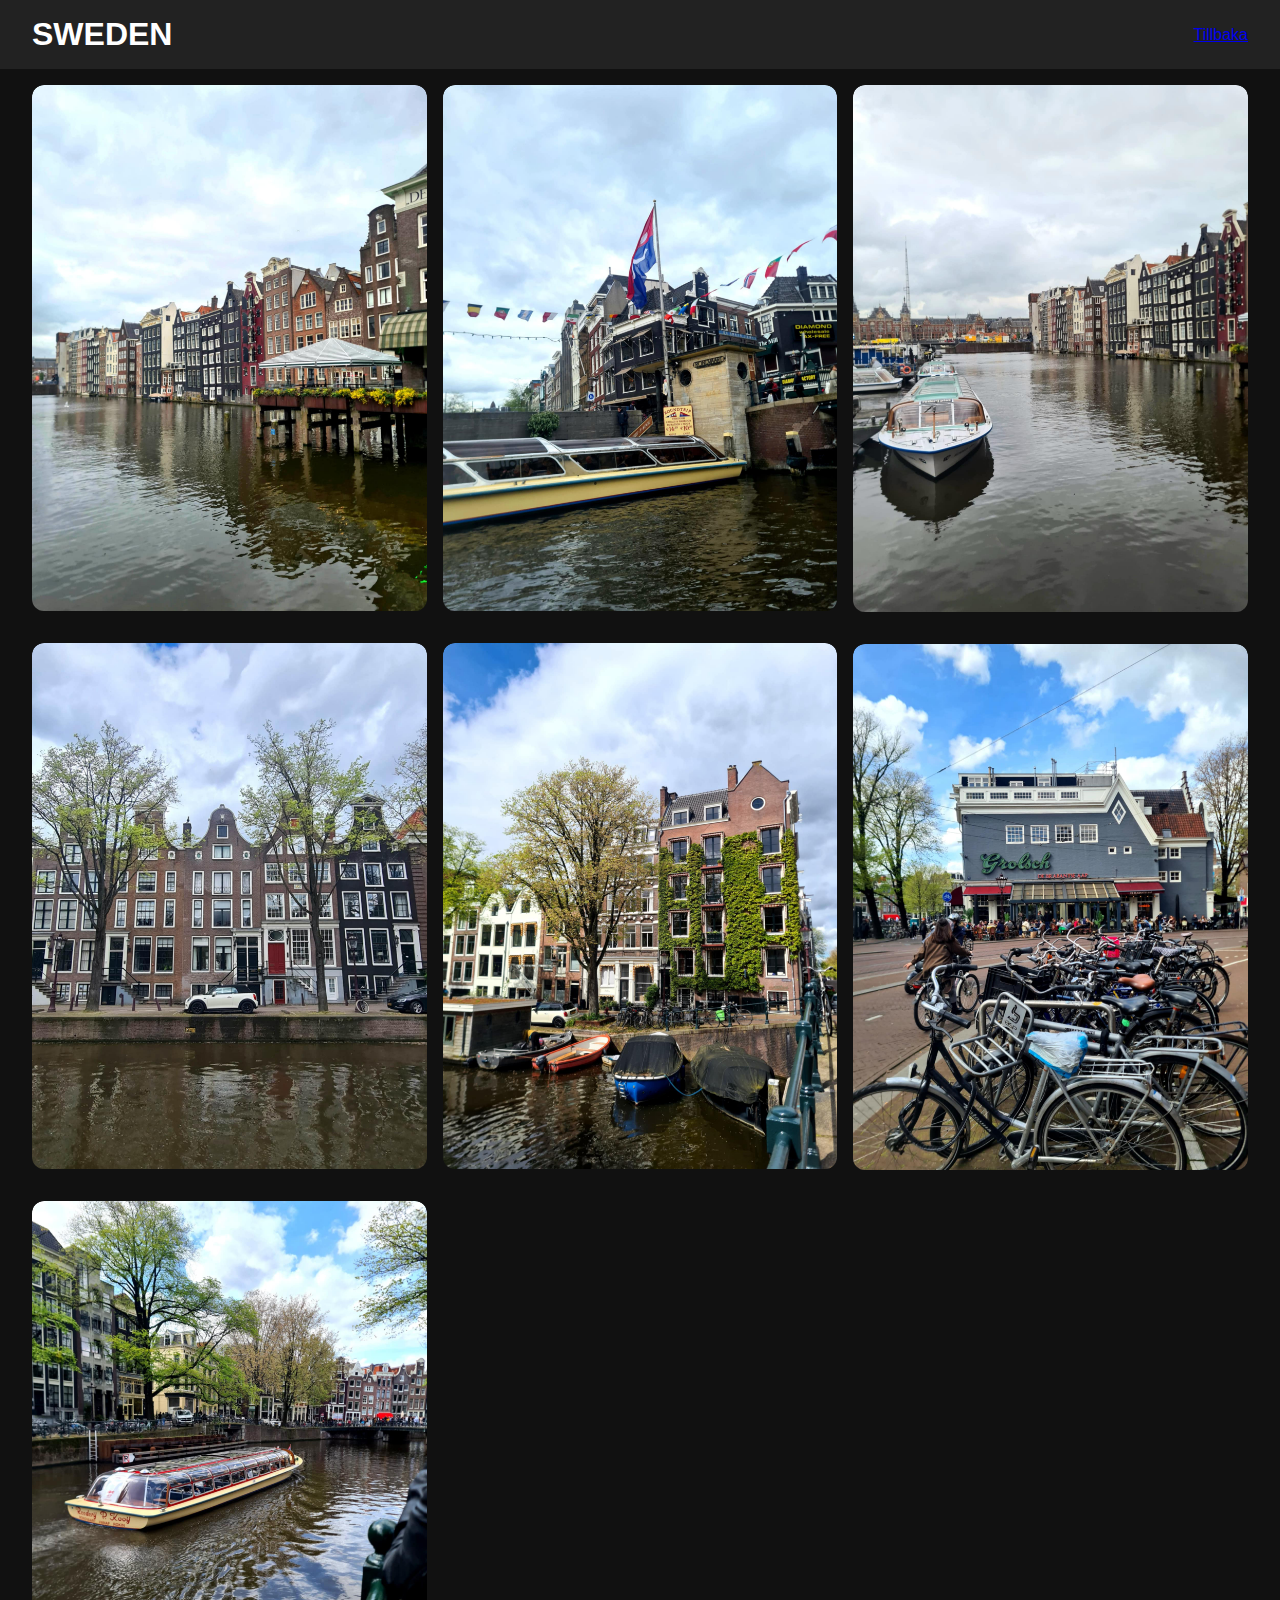
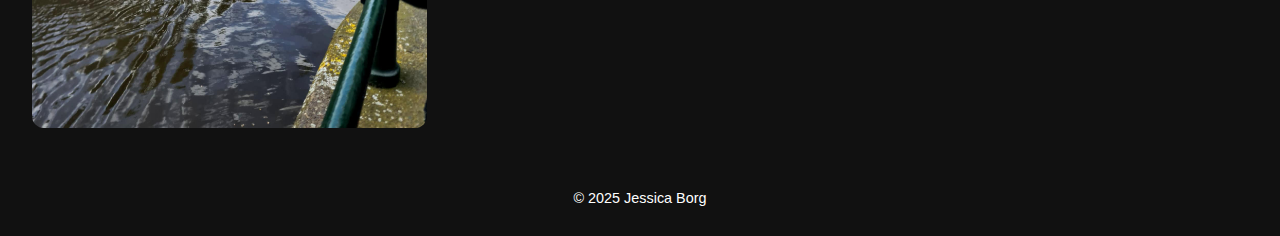
<file: citites.html>
<!DOCTYPE html>
<html lang="sv">
<head>
  <meta charset="UTF-8" />
  <meta name="viewport" content="width=device-width, initial-scale=1.0" />
  <title>Sweden – Jessica Borg</title>
  <link rel="stylesheet" href="styles.css" />
</head>
<body>
  <header class="header">
    <h1>SWEDEN</h1>
    <nav class="menu">
      <a href="index.html">Tillbaka</a>
    </nav>
  </header>

  <main class="masonry-gallery" id="gallery"></main>

  <footer>
    <p>&copy; 2025 Jessica Borg</p>
  </footer>

  <script>
    const gallery = document.getElementById("gallery");
  
    const imageData = [
    { src: "amsterdam1.jpg", location: "Amsterdam" },
    { src: "amsterdam2.jpg", location: "Amsterdam" },
    { src: "amsterdam3.jpg", location: "Amsterdam" },
    { src: "amsterdam4.jpg", location: "Amsterdam" },
    { src: "amsterdam5.jpg", location: "Amsterdam" },
    { src: "amsterdam6.jpg", location: "Amsterdam" },
    { src: "nijmegen1.jpg", location: "Nijmegen" }
  ];

  
    imageData.forEach(({ src, location }) => {
      const container = document.createElement("div");
      container.className = "image-wrapper";
  
      const img = document.createElement("img");
      img.src = `city-photos/${src}`;
      img.alt = location;
  
      const caption = document.createElement("div");
      caption.className = "image-caption";
      caption.textContent = location;
  
      container.appendChild(img);
      container.appendChild(caption);
      gallery.appendChild(container);
    });
  </script>
  
</body>
</html>
</file>
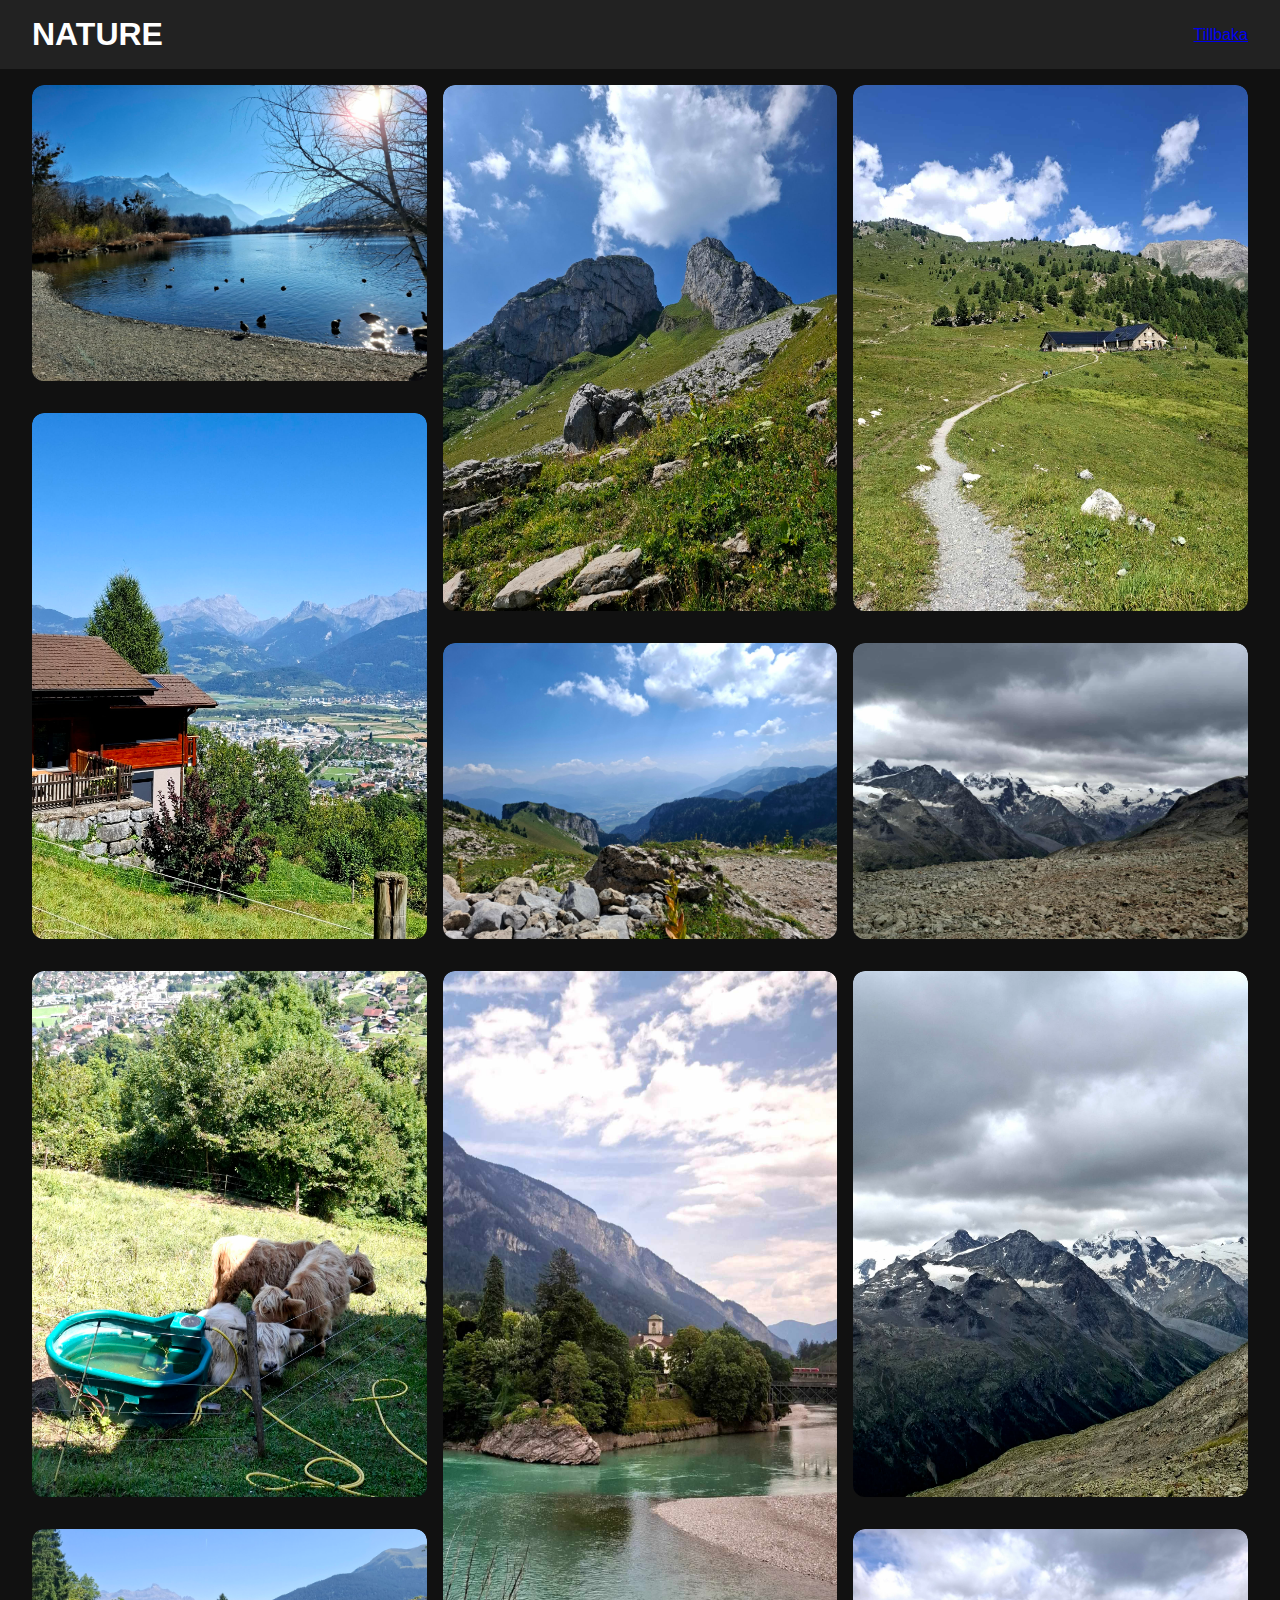
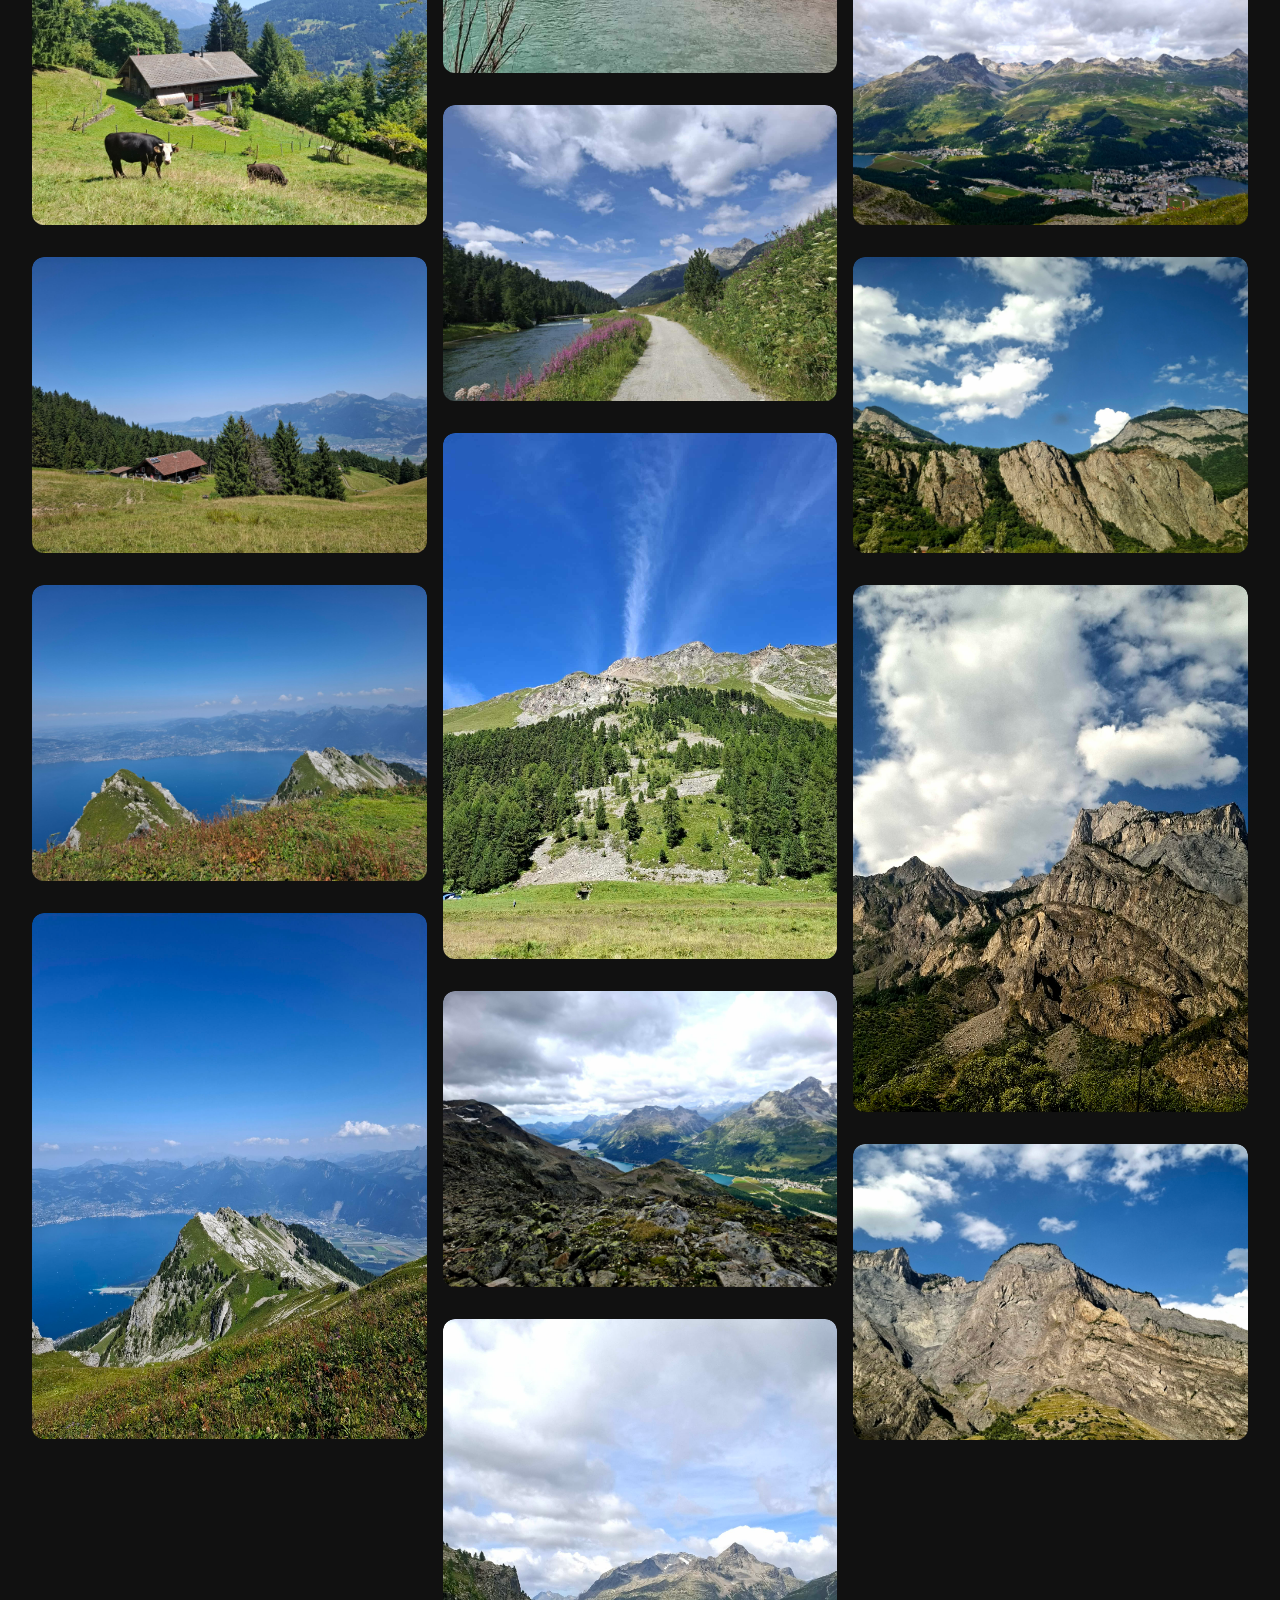
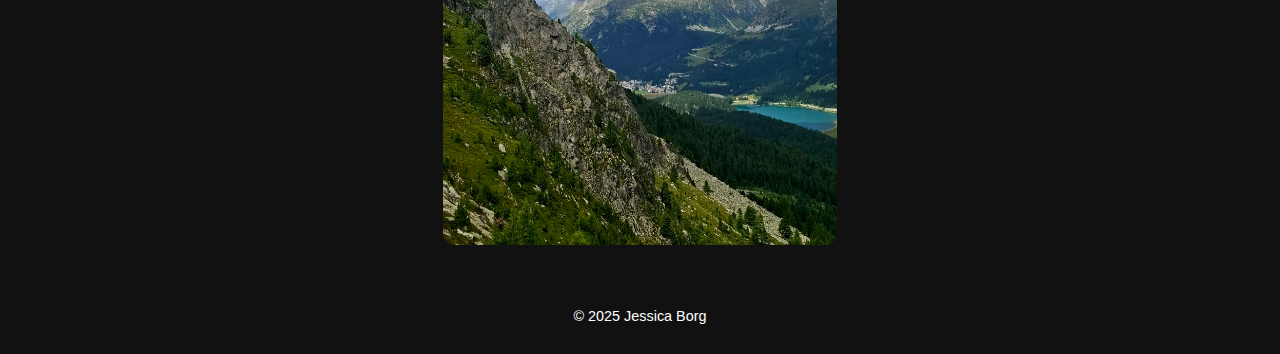
<file: nature.html>
<!DOCTYPE html>
<html lang="sv">
<head>
  <meta charset="UTF-8" />
  <meta name="viewport" content="width=device-width, initial-scale=1.0" />
  <title>Running – Jessica Borg</title>
  <link rel="stylesheet" href="styles.css" />
</head>
<body>
  <header class="header">
    <h1>NATURE</h1>
    <nav class="menu">
      <a href="index.html">Tillbaka</a>
    </nav>
  </header>

  <main class="masonry-gallery" id="gallery"></main>

  <footer>
    <p>&copy; 2025 Jessica Borg</p>
  </footer>

  <script>
    const gallery = document.getElementById("gallery");
  
    const imageData = [
      { src: "monthey1.jpg", location: "Monthey" },
      { src: "monthey2.jpg", location: "Monthey" },
      { src: "monthey3.jpg", location: "Monthey" },
      { src: "monthey4.jpg", location: "Monthey" },
      { src: "monthey5.jpg", location: "Monthey" },
      { src: "legrammont1.jpg", location: "Le Grammont" },
      { src: "legrammont2.jpg", location: "Le Grammont" },
      { src: "legrammont3.jpg", location: "Le Grammont" },
      { src: "legrammont4.jpg", location: "Le Grammont" },
      { src: "stmoritz1.jpg", location: "Silvaplana" },
      { src: "stmoritz2.jpg", location: "Silvaplana" },
      { src: "stmoritz3.jpg", location: "Val Roseg" },
      { src: "stmoritz4.jpg", location: "Val Roseg" },
      { src: "stmoritz5.jpg", location: "Sankt Moritz" },
      { src: "stmoritz6.jpg", location: "Silvaplana" },
      { src: "stmoritz7.jpg", location: "Val Roseg" },
      { src: "stmoritz8.jpg", location: "Val Roseg" },
      { src: "stmoritz9.jpg", location: "Val Roseg" },
      { src: "vanoise1.jpg", location: "Lac Du Bourget" },
      { src: "vanoise2.jpg", location: "Lac Du Bourget" },
      { src: "vanoise3.jpg", location: "Lac Du Bourget" },
    ];
  
    imageData.forEach(({ src, location }) => {
      const container = document.createElement("div");
      container.className = "image-wrapper";
  
      const img = document.createElement("img");
      img.src = `nature-photos/${src}`;
      img.alt = location;
  
      const caption = document.createElement("div");
      caption.className = "image-caption";
      caption.textContent = location;
  
      container.appendChild(img);
      container.appendChild(caption);
      gallery.appendChild(container);
    });
  </script>
</body>
</html>
</file>
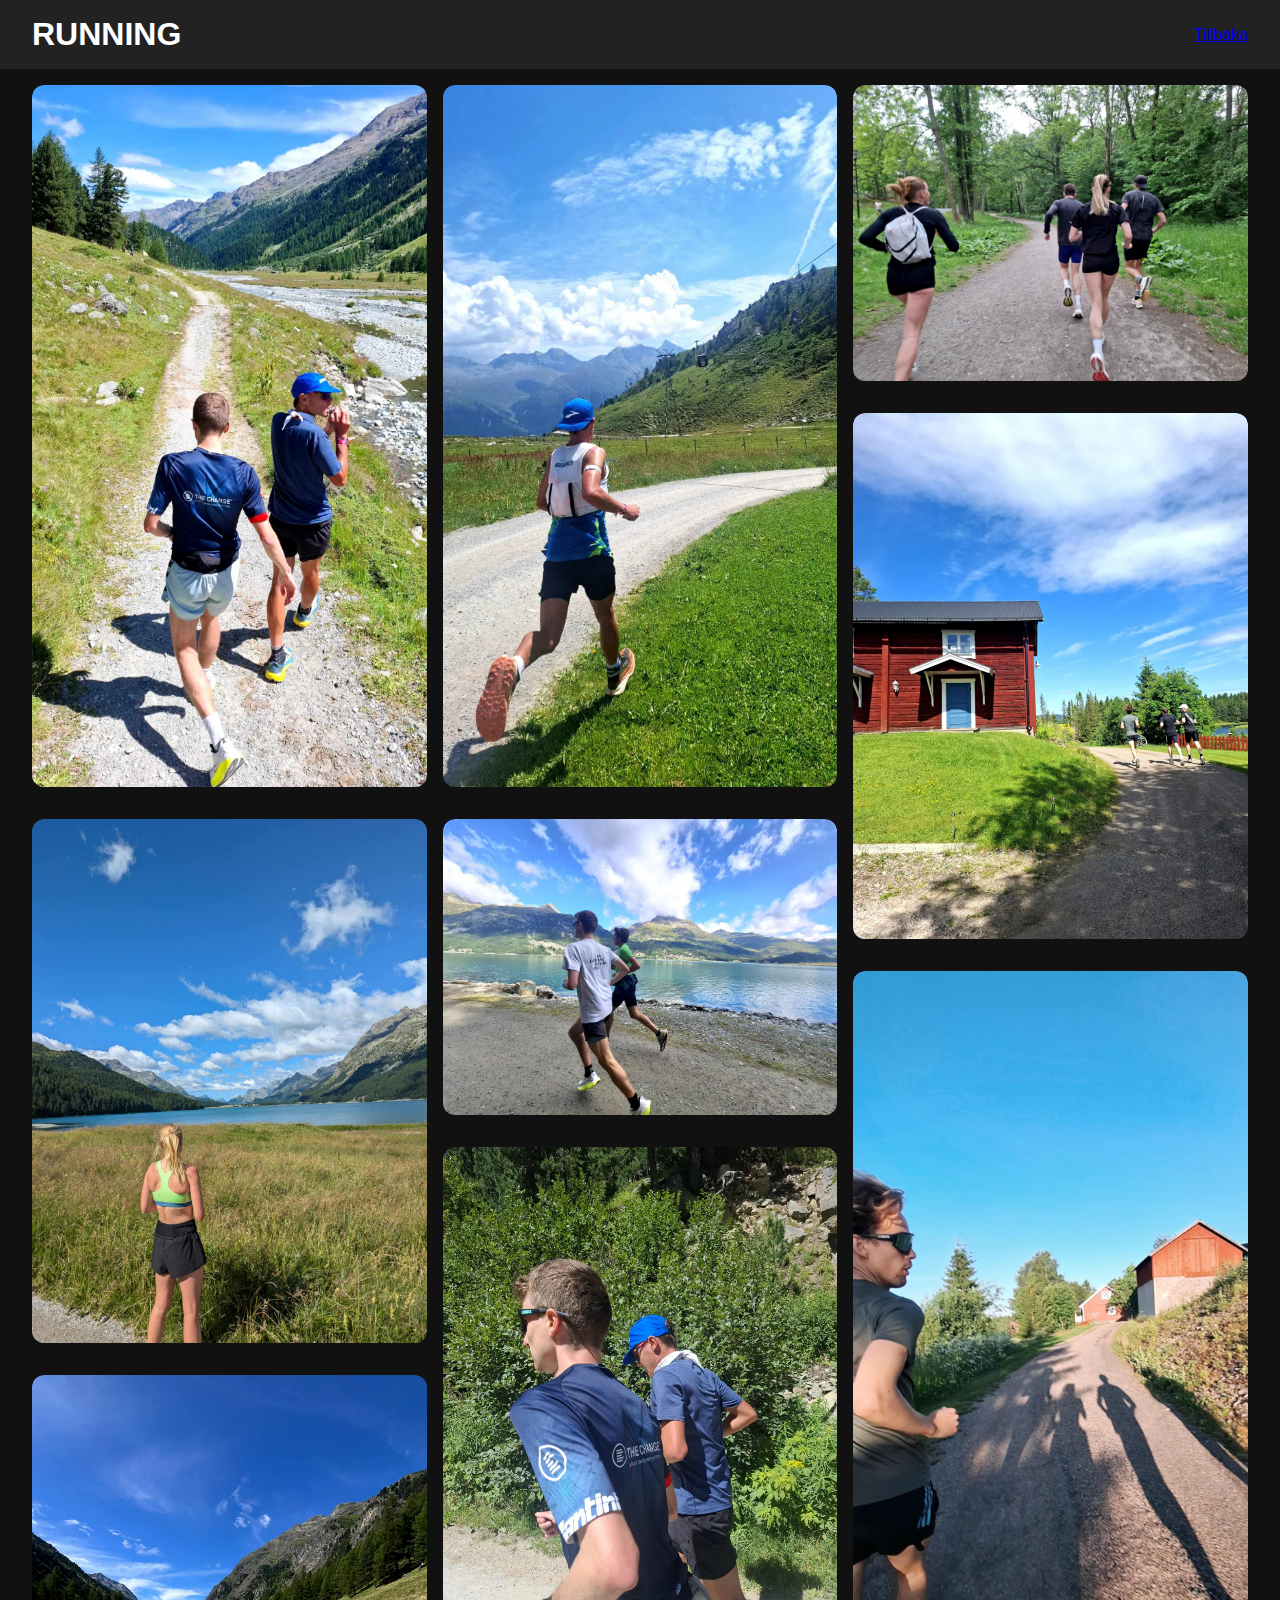
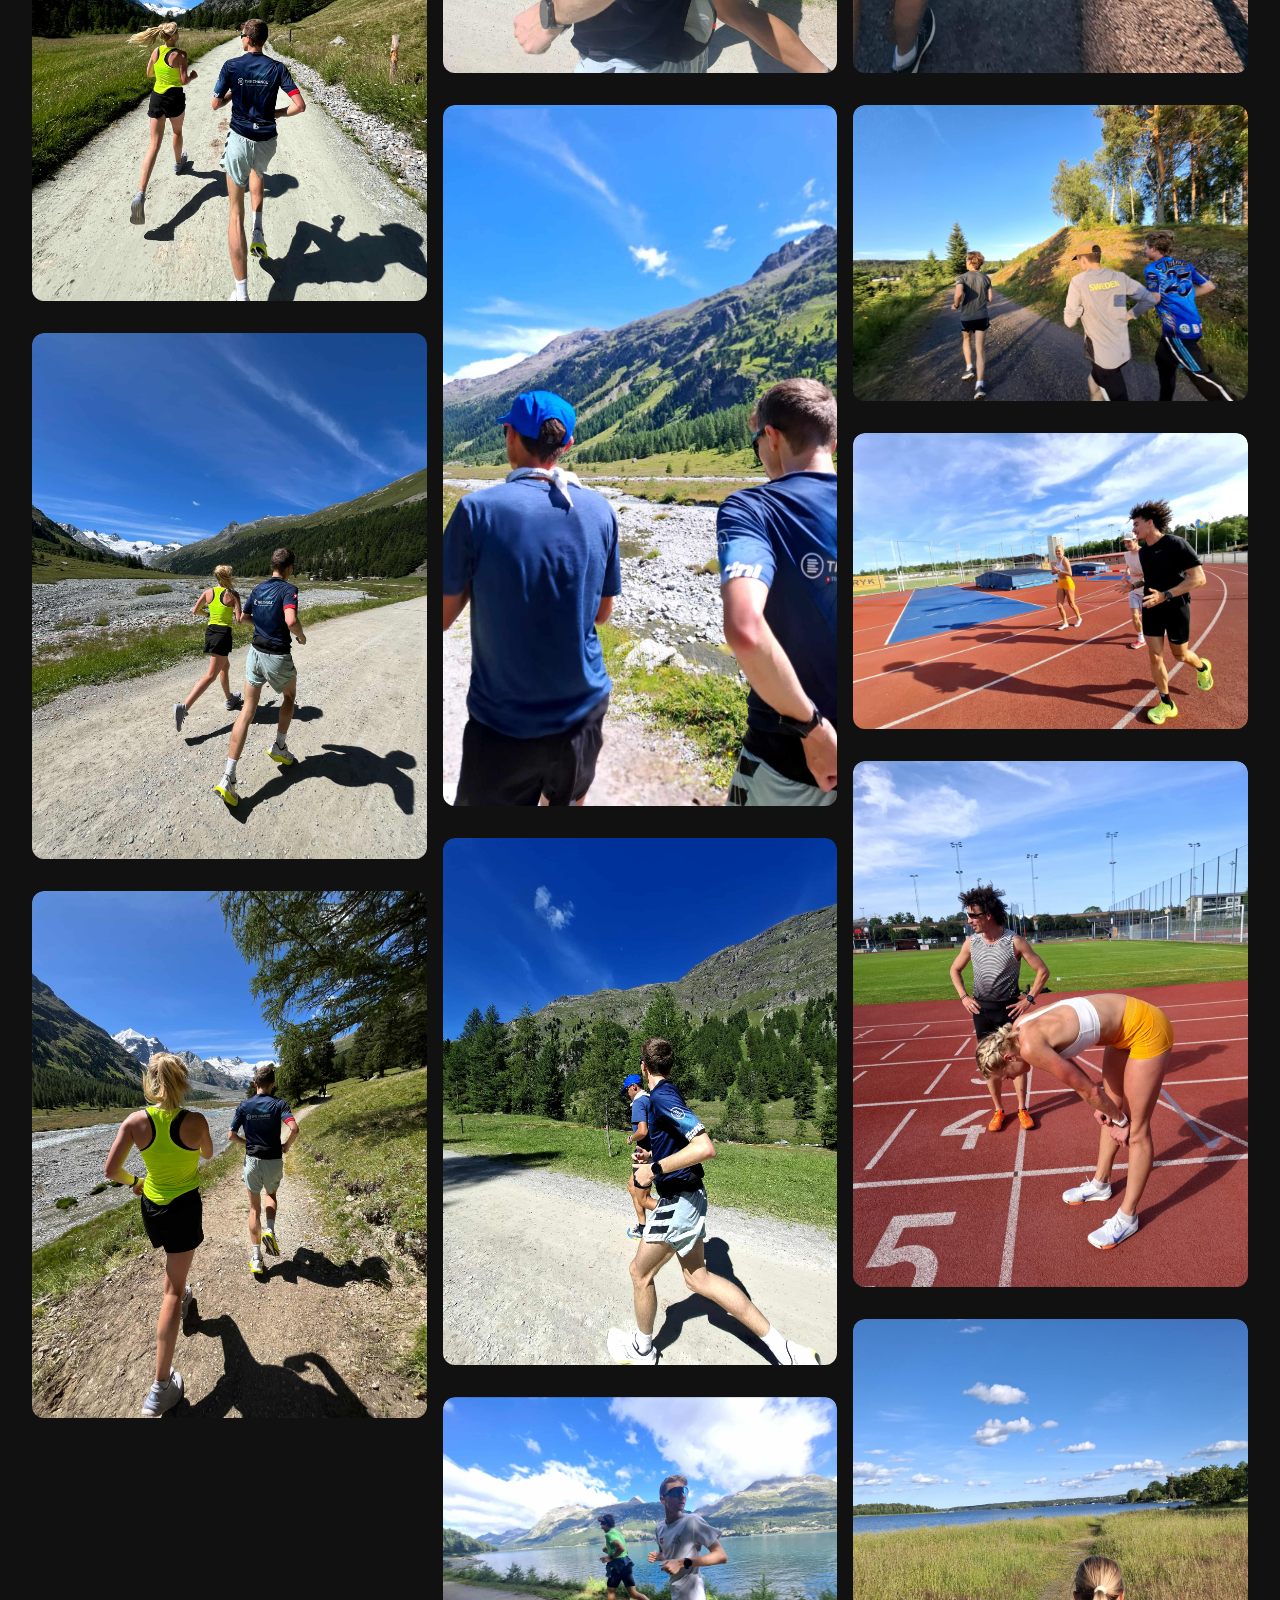
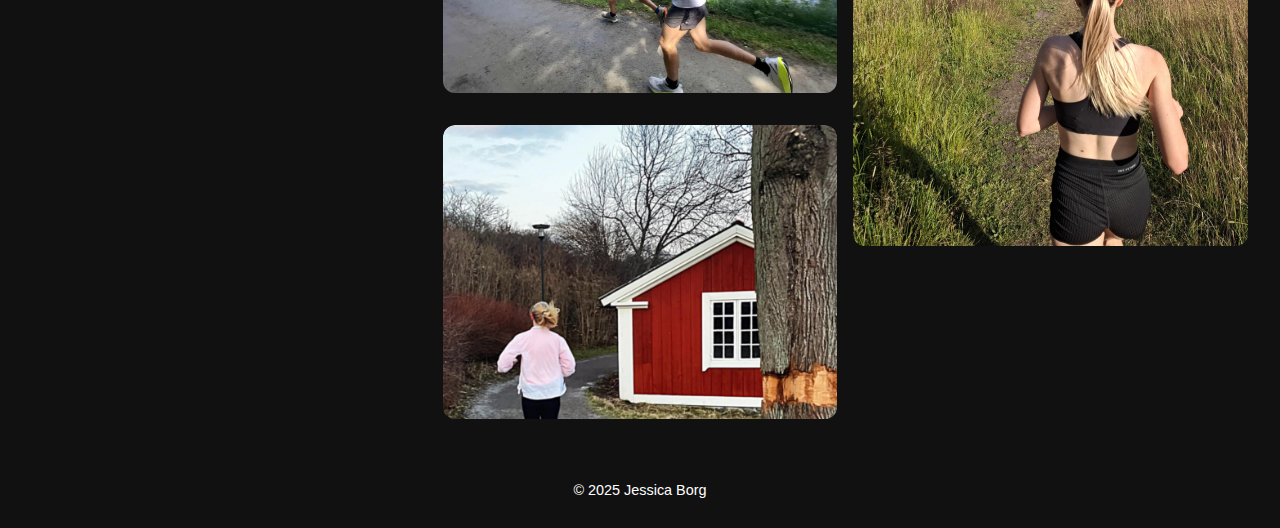
<file: running.html>
<!DOCTYPE html>
<html lang="sv">
<head>
  <meta charset="UTF-8" />
  <meta name="viewport" content="width=device-width, initial-scale=1.0" />
  <title>Running – Jessica Borg</title>
  <link rel="stylesheet" href="styles.css" />
</head>
<body>
  <header class="header">
    <h1>RUNNING</h1>
    <nav class="menu">
      <a href="index.html">Tillbaka</a>
    </nav>
  </header>

  <main class="masonry-gallery" id="gallery"></main>

  <footer>
    <p>&copy; 2025 Jessica Borg</p>
  </footer>

  <script>
    const gallery = document.getElementById("gallery");
  
    const imageData = [
      { src: "stmoritz-r1.jpg", location: "Val Roseg" },
      { src: "stmoritz-r2.jpg", location: "Silvaplana" },
      { src: "stmoritz-r3.jpg", location: "Val Roseg" },
      { src: "stmoritz-r4.jpg", location: "Val Roseg" },
      { src: "stmoritz-r5.jpg", location: "Val Roseg" },
      { src: "stmoritz-r6.jpg", location: "Sankt Moritz" },
      { src: "stmoritz-r7.jpg", location: "Silvaplana" },
      { src: "stmoritz-r8.jpg", location: "Val Roseg" },
      { src: "stmoritz-r9.jpg", location: "Val Roseg" },
      { src: "stmoritz-r10.jpg", location: "Val Roseg" },
      { src: "stmoritz-r11.jpg", location: "Silvaplana" },
      { src: "sodradjurgarden-r1.jpg", location: "Södra Djurgården" },
      { src: "lilljanskogen-r1.jpg", location: "Djursholm" },
      { src: "lidmedsforsen-r1.jpg", location: "Limedsforsen" },
      { src: "lidmedsforsen-r2.jpg", location: "Limedsforsen" },
      { src: "lidmedsforsen-r3.jpg", location: "Limedsforsen" },
      { src: "enskede-r1.jpg", location: "Enskede" },
      { src: "enskede-r2.jpg", location: "Enskede" },
      { src: "djursholm-r1.jpg", location: "Lill-Jansskogen" },
    ];
  
    imageData.forEach(({ src, location }) => {
      const container = document.createElement("div");
      container.className = "image-wrapper";
  
      const img = document.createElement("img");
      img.src = `running-photos/${src}`;
      img.alt = location;
  
      const caption = document.createElement("div");
      caption.className = "image-caption";
      caption.textContent = location;
  
      container.appendChild(img);
      container.appendChild(caption);
      gallery.appendChild(container);
    });
  </script>
  
</body>
</html>
</file>
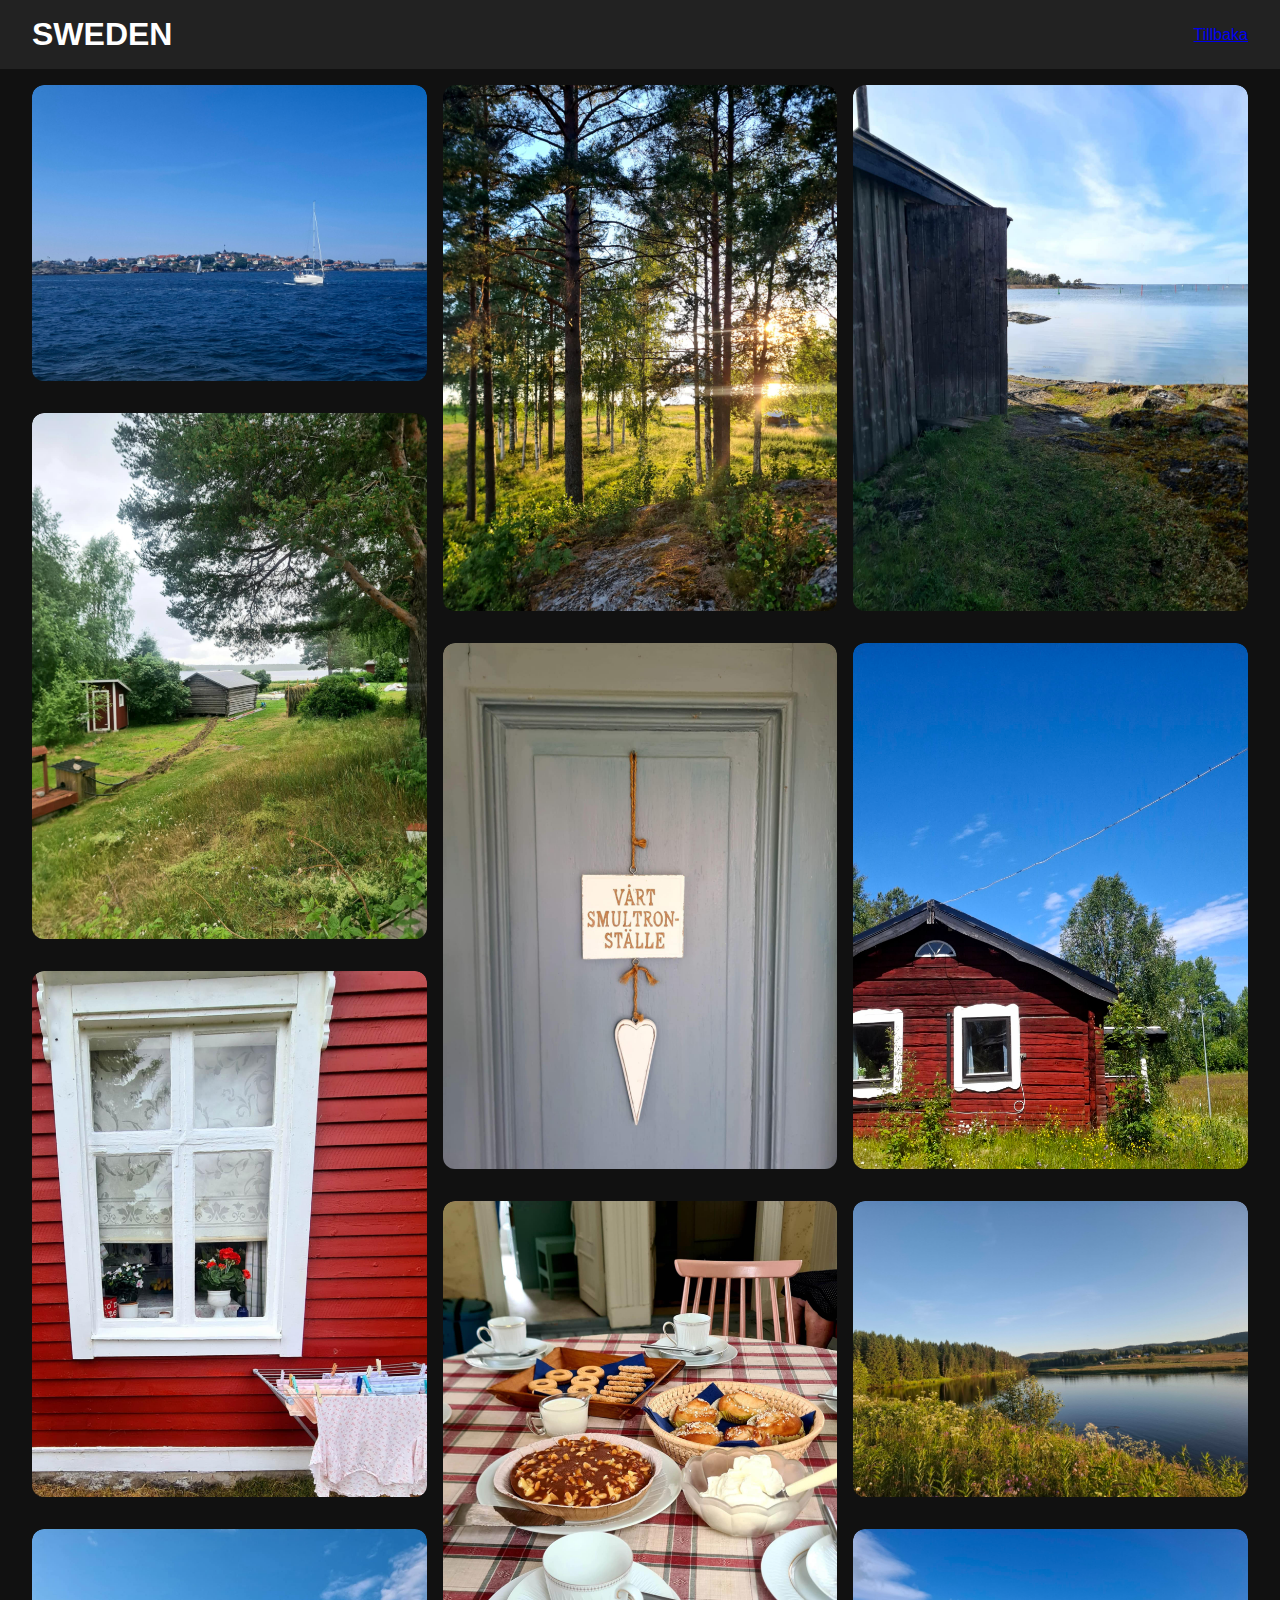
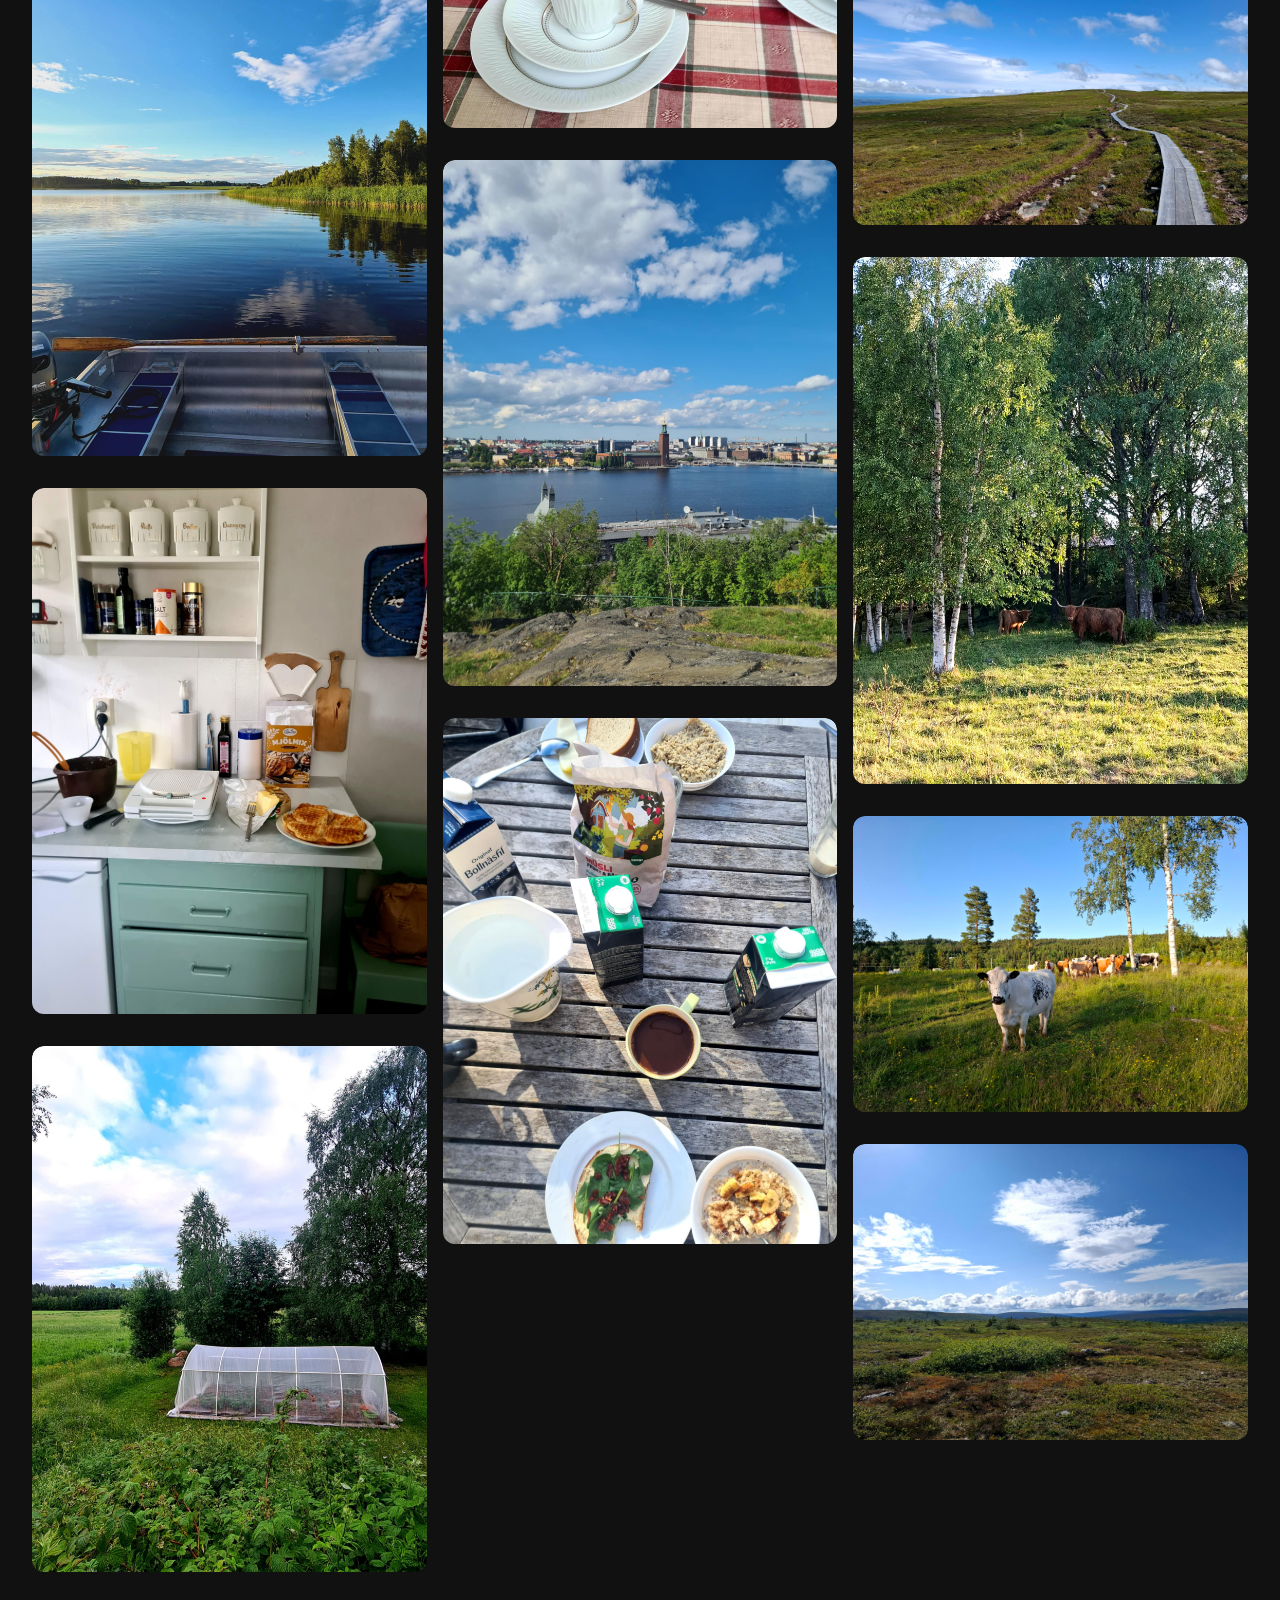
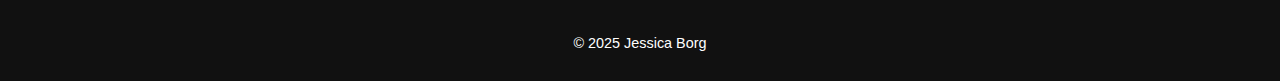
<file: sweden.html>
<!DOCTYPE html>
<html lang="sv">
<head>
  <meta charset="UTF-8" />
  <meta name="viewport" content="width=device-width, initial-scale=1.0" />
  <title>Sweden – Jessica Borg</title>
  <link rel="stylesheet" href="styles.css" />
</head>
<body>
  <header class="header">
    <h1>SWEDEN</h1>
    <nav class="menu">
      <a href="index.html">Tillbaka</a>
    </nav>
  </header>

  <main class="masonry-gallery" id="gallery"></main>

  <footer>
    <p>&copy; 2025 Jessica Borg</p>
  </footer>

  <script>
    const gallery = document.getElementById("gallery");
  
    const imageData = [
      { src: "goteborg1.jpg", location: "Göteborg" },
      { src: "skellefteå1.jpg", location: "Skellefteå" },
      { src: "skellefteå2.jpg", location: "Skellefteå" },
      { src: "skellefteå3.jpg", location: "Skellefteå" },
      { src: "skellefteå4.jpg", location: "Skellefteå" },
      { src: "skellefteå5.jpg", location: "Skellefteå" },
      { src: "skellefteå7.jpg", location: "Skellefteå" },
      { src: "skellefteå8.jpg", location: "Skellefteå" },
      { src: "skellefteå9.jpg", location: "Skellefteå" },
      { src: "stockholm1.jpg", location: "Stockholm" },
      { src: "utö1.jpg", location: "Utö" },
      { src: "utö2.jpg", location: "Utö" },
      { src: "lidmedsforsen1.jpg", location: "Limedsforsen" },
      { src: "lidmedsforsen2.jpg", location: "Limedsforsen" },
      { src: "lidmedsforsen3.jpg", location: "Limedsforsen" },
      { src: "lidmedsforsen4.jpg", location: "Limedsforsen" },
      { src: "lidmedsforsen5.jpg", location: "Limedsforsen" },
      { src: "lidmedsforsen6.jpg", location: "Limedsforsen" },
    ];
  
    imageData.forEach(({ src, location }) => {
      const container = document.createElement("div");
      container.className = "image-wrapper";
  
      const img = document.createElement("img");
      img.src = `sweden-photos/${src}`;
      img.alt = location;
  
      const caption = document.createElement("div");
      caption.className = "image-caption";
      caption.textContent = location;
  
      container.appendChild(img);
      container.appendChild(caption);
      gallery.appendChild(container);
    });
  </script>
  
</body>
</html>
</file>
<file: styles.css>
body {
  margin: 0;
  font-family: 'Segoe UI', sans-serif;
  background: #111;
  color: #fff;
}

.header {
  display: flex;
  justify-content: space-between;
  align-items: center;
  background: #222;
  padding: 1rem 2rem;
}

.header h1 {
  margin: 0;
}

.menu-toggle {
  font-size: 1.5rem;
  background: none;
  border: none;
  color: white;
  cursor: pointer;
  display: none;
}

.menu-list {
  list-style: none;
  display: flex;
  gap: 1rem;
}

.menu-list li a {
  color: white;
  text-decoration: none;
}

.intro {
  text-align: center;
  padding: 3rem 1rem;
}

.intro img {
  width: 100%;
  height: auto;
  max-height: 400px;
  object-fit: cover;
  margin-top: 1rem;
}

.gallery {
  display: flex;
  flex-direction: column;
  gap: 2rem;
  padding: 2rem 1rem;
}

.gallery-item img {
  width: 100%;
  border-radius: 10px;
}

.cta {
  text-align: center;
  padding: 3rem 1rem;
  background: #000;
}

.cta .btn {
  background: white;
  color: black;
  padding: 0.7rem 1.5rem;
  border-radius: 30px;
  text-decoration: none;
  display: inline-block;
  margin-top: 1rem;
}

.social {
  margin-top: 1rem;
}

.social a img {
  width: 32px;
  margin: 0 10px;
}

footer {
  text-align: center;
  padding: 1rem;
  background: #111;
  font-size: 0.9rem;
}

.category {
  margin-bottom: 3rem;
  text-align: center;
}

.category h3 {
  font-size: 1.5rem;
  margin-bottom: 0.3rem;
}

.category p {
  margin-bottom: 1rem;
  font-size: 1rem;
  color: #aaa;
}

.image-row {
  display: flex;
  flex-wrap: wrap;
  gap: 1rem;
  justify-content: center;
}

.image-row img {
  max-width: 100%;
  height: auto;
  border-radius: 12px;
  width: 45%;
  object-fit: cover;
}


@media (max-width: 768px) {
  .menu-toggle {
    display: block;
  }

  .menu-list {
    display: none;
    flex-direction: column;
  }

  .menu-list.active {
    display: flex;
  }
}

.carousel {
  overflow-x: auto;
  -webkit-overflow-scrolling: touch;
  scrollbar-width: none;
  padding-bottom: 1rem;
  padding-left: 1rem;
}

.carousel::-webkit-scrollbar {
  display: none;
}

.carousel-track {
  display: flex;
  gap: 1rem;
  padding-right: 1rem;
}


.carousel-track img {
  max-width: 100%;
  height: 250px; /* Bestämd höjd på bilder i karusellen */
  border-radius: 12px;
  width: 45%;
  object-fit: cover; /* Behåll beskärning för att inte förvränga */
}

.see-all-card {
  flex: 0 0 45%;
  display: flex;
  justify-content: center;
  align-items: center;
  border-radius: 12px;
  background-size: cover;
  background-position: center;
  position: relative;
  overflow: hidden;
}

.see-all-card::before {
  content: '';
  position: absolute;
  inset: 0;
  backdrop-filter: blur(5px);
  background-color: rgba(0, 0, 0, 0.4); /* extra mörk overlay om du vill */
  z-index: 1;
}

.see-all-button {
  position: relative;
  z-index: 2;
  background-color: #fff;
  color: #000;
  padding: 0.7rem 1.5rem;
  border-radius: 30px;
  text-decoration: none;
  font-weight: bold;
  transition: background-color 0.3s;
}

.see-all-button:hover {
  background-color: #ddd;
}


.grid-gallery {
  display: grid;
  grid-template-columns: repeat(auto-fit, minmax(250px, 1fr));
  gap: 1rem;
  padding: 2rem;
}

.grid-gallery img {
  width: 100%;
  height: auto;
  border-radius: 12px;
  object-fit: cover;
  transition: transform 0.2s ease;
}

.grid-gallery img:hover {
  transform: scale(1.03);
}

.masonry-gallery {
  column-count: 3;
  column-gap: 1rem;
  padding: 1rem 2rem;
}

.masonry-gallery img {
  width: 100%;
  margin-bottom: 1rem;
  border-radius: 12px;
  break-inside: avoid;
  object-fit: cover;
  transition: transform 0.2s ease;
}

.masonry-gallery img:hover {
  transform: scale(1.03);
}

@media (max-width: 1000px) {
  .masonry-gallery {
    column-count: 2;
  }
}

@media (max-width: 600px) {
  .masonry-gallery {
    column-count: 1;
  }
}

.image-wrapper {
  position: relative;
  margin-bottom: 1rem;
  break-inside: avoid;
  border-radius: 12px;
  overflow: hidden; /* Viktigt! Klipper caption inom ramen */
}

.image-wrapper img {
  width: 100%;
  display: block;
  object-fit: cover;
}

.image-caption {
  position: absolute;
  top: 50%;
  left: 50%;
  transform: translate(-50%, -50%);
  background: rgba(0, 0, 0, 0.5);
  padding: 6px 12px;
  color: white;
  border-radius: 6px;
  opacity: 0;
  transition: opacity 0.3s ease;
}


.image-wrapper:hover .image-caption {
  opacity: 1;
}
</file>
